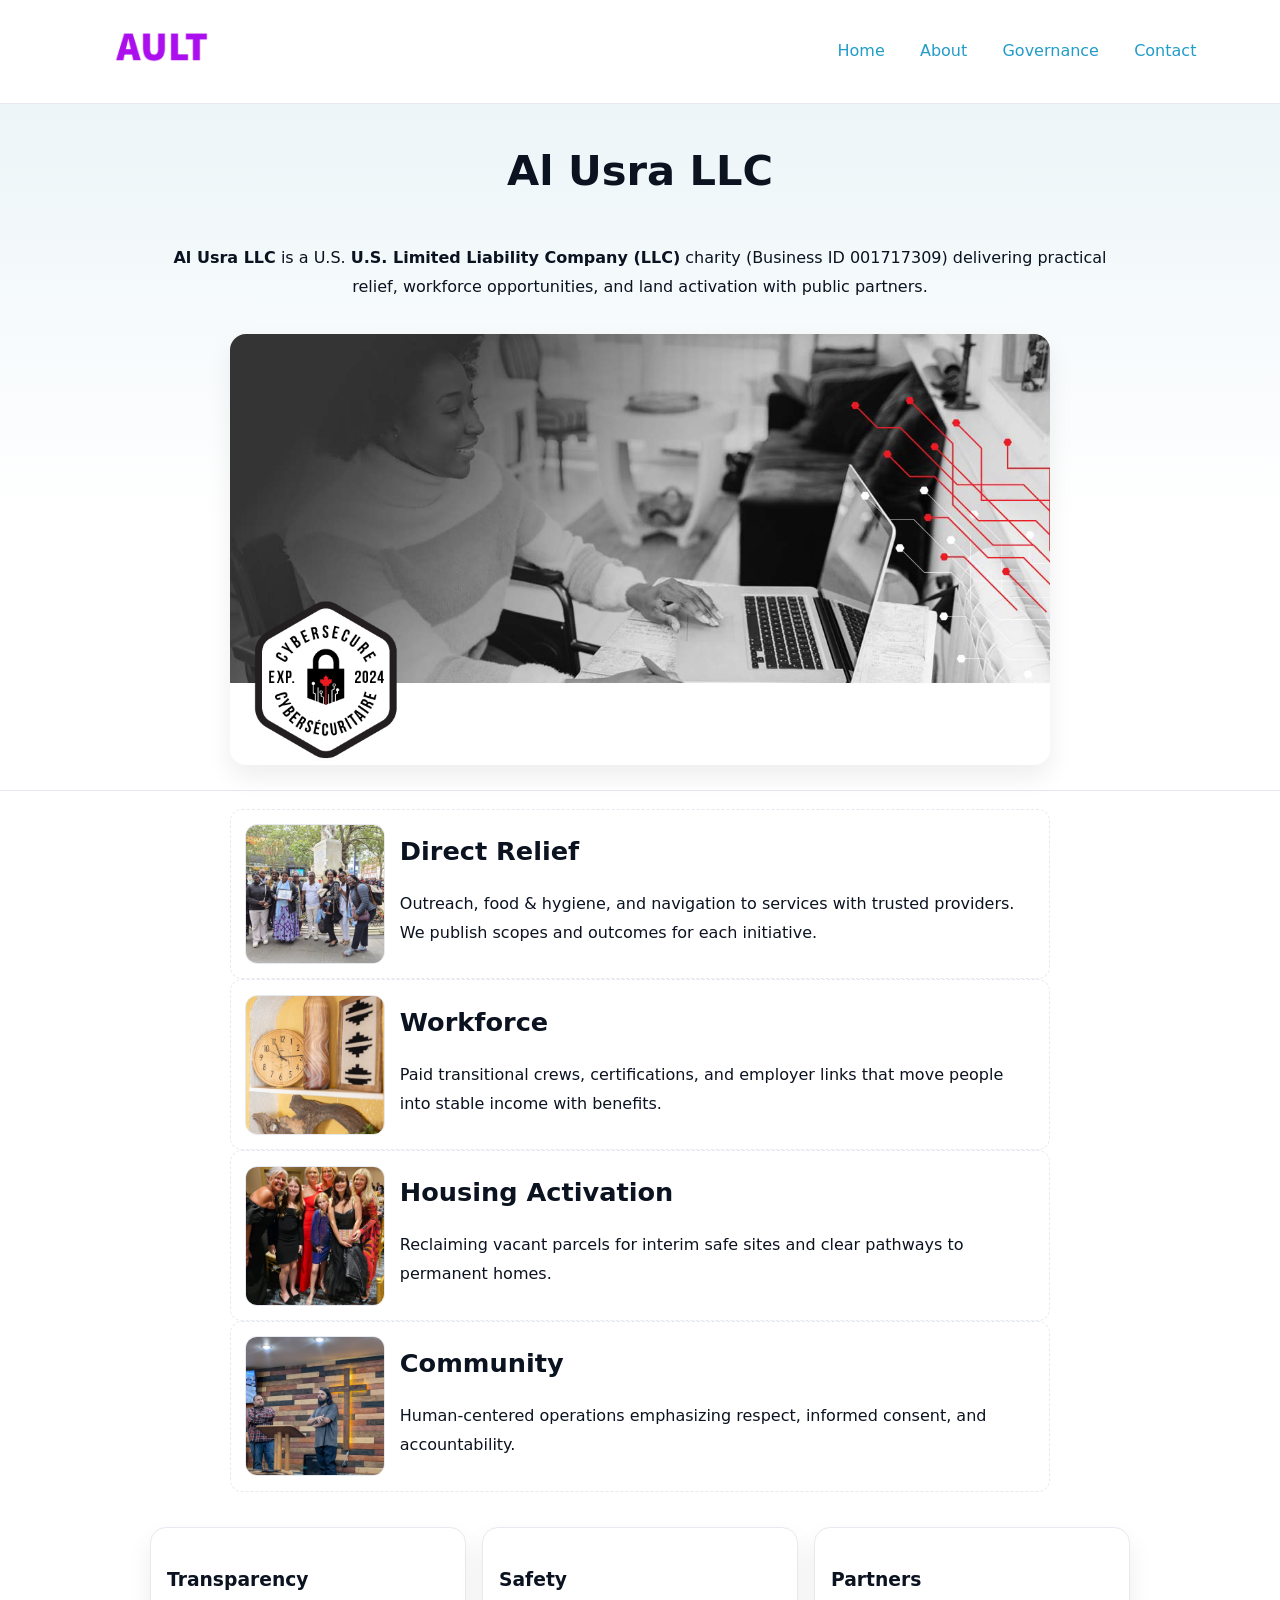
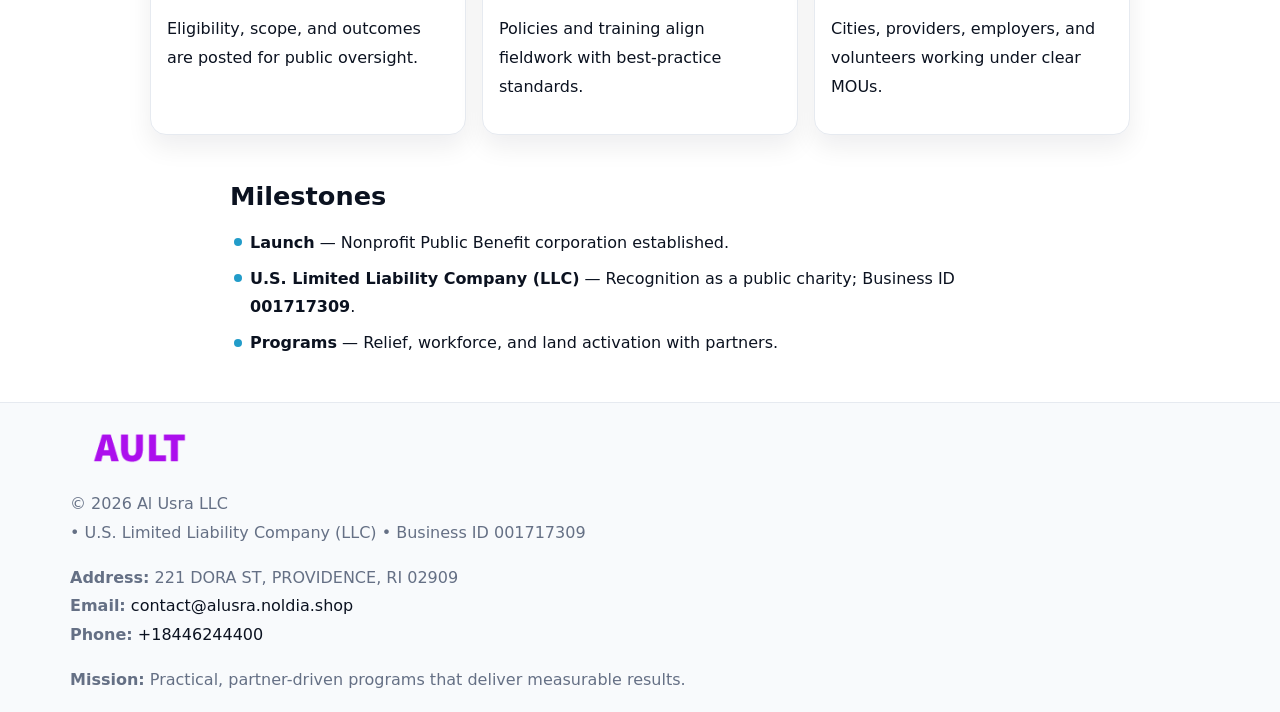
<file: index.html>
<!doctype html><html lang="en"><head>
<meta charset="utf-8"/><meta name="viewport" content="width=device-width,initial-scale=1"/>
<title>Al Usra LLC – Nonprofit • 2025</title>
<link rel="stylesheet" href="assets/styles.css"/><link rel="icon" href="images/logo.png"/>
<meta name="data-ein" content="001717309"/><meta name="data-name" content="Al Usra LLC"/>
<meta name="data-email" content="contact@alusra.noldia.shop"/><meta name="data-phone" content="+18446244400"/>
<meta name="data-address" content="221 DORA ST,
PROVIDENCE, RI 02909"/><meta name="data-map" content="221+DORA+ST,+PROVIDENCE,+RI+02909"/>
  <meta name="description" content="Our nonprofit strengthens the community with programs focused on community services, education, and direct relief.">
<meta name="facebook-domain-verification" content="3eepkz0jya710lnguunwws9fxkuy6i" />
</head><body>
<div style="position:absolute;left:-9999px;top:-9999px;opacity:0" data-uniq="{{UNIQUE_BLOB}}">
  <span>Our nonprofit strengthens the community with programs focused on community services, education, and direct relief.</span><svg width="12" height="12" viewBox="0 0 12 12" xmlns="http://www.w3.org/2000/svg"><circle cx="6" cy="6" r="5" fill="#2563eb"/></svg><img src="images/about.jpg" width="1" height="1" alt="" loading="lazy"/>
</div>

<header><div class="c5edbcd7013">
  <a href="index.html"><img src="images/logo.png" style="width:140px" alt="Al Usra LLC"></a>
  <nav><a class="active" href="index.html">Home</a><a href="about.html">About</a><a href="governance.html">Governance</a><a href="contact.html">Contact</a></nav>
</div></header>

<section class="cf730ade457"><div class="c9c8c8547f5">
  <h1>Al Usra LLC</h1>
  <p class="c5a0f904529"><strong>Al Usra LLC</strong> is a U.S. <strong>U.S. Limited Liability Company (LLC)</strong> charity (Business ID 001717309) delivering practical relief, workforce opportunities, and land activation with public partners.</p>
  <img src="images/hero.jpg" alt="Community action">
</div></section>

<main class="c9c8c8547f5">
  <section class="section narrow">
    <div class="feature"><img class="thumb" src="images/relief.jpg" alt=""><div><h2>Direct Relief</h2><p>Outreach, food & hygiene, and navigation to services with trusted providers. We publish scopes and outcomes for each initiative.</p></div></div>
    <div class="feature"><img class="thumb" src="images/jobs.jpg" alt=""><div><h2>Workforce</h2><p>Paid transitional crews, certifications, and employer links that move people into stable income with benefits.</p></div></div>
    <div class="feature"><img class="thumb" src="images/land.jpg" alt=""><div><h2>Housing Activation</h2><p>Reclaiming vacant parcels for interim safe sites and clear pathways to permanent homes.</p></div></div>
    <div class="feature"><img class="thumb" src="images/community.jpg" alt=""><div><h2>Community</h2><p>Human-centered operations emphasizing respect, informed consent, and accountability.</p></div></div>
  </section>

  <section class="section cfdbb878807">
    <article class="c656bb996c6"><h3>Transparency</h3><p>Eligibility, scope, and outcomes are posted for public oversight.</p></article>
    <article class="c656bb996c6"><h3>Safety</h3><p>Policies and training align fieldwork with best-practice standards.</p></article>
    <article class="c656bb996c6"><h3>Partners</h3><p>Cities, providers, employers, and volunteers working under clear MOUs.</p></article>
  </section>

  <section class="section narrow">
    <h2>Milestones</h2>
    <ul class="timeline">
      <li><strong>Launch</strong> — Nonprofit Public Benefit corporation established.</li>
      <li><strong>U.S. Limited Liability Company (LLC)</strong> — Recognition as a public charity; Business ID <strong>001717309</strong>.</li>
      <li><strong>Programs</strong> — Relief, workforce, and land activation with partners.</li>
    </ul>
  </section>
</main>

<footer>
  <div class="footer">
    <div class="ca037fbb69c">
      <div class="fcol">
        <img src="images/logo.png" alt="" style="width:140px;margin-bottom:.4rem">
        <div class="small">© <span id="year"></span> Al Usra LLC</div>
        <div class="small"> • U.S. Limited Liability Company (LLC) • Business ID 001717309</div>
      </div>
      <div class="fcol">
        <div class="small"><strong>Address:</strong> 221 DORA ST,
PROVIDENCE, RI 02909</div>
        <div class="small"><strong>Email:</strong> <a href="mailto:contact@alusra.noldia.shop">contact@alusra.noldia.shop</a></div>
        <div class="small"><strong>Phone:</strong> <a href="tel:+18446244400">+18446244400</a></div>
      </div>
      <div class="fcol">
        <div class="small"><strong>Mission:</strong> Practical, partner-driven programs that deliver measurable results.</div>
      </div>
    </div>
  </div>
</footer>

<script>
(function(){
  function m(n){const e=document.querySelector('meta[name="'+n+'"]');return e?e.content:''}
  function h(s){let x=2166136261>>>0;for(let i=0;i<s.length;i++){x^=s.charCodeAt(i);x=(x*16777619)>>>0}return x>>>0}
  const key=h((m('data-ein')||m('data-name')||'0').replace(/\s+/g,'')),H=key%360,S=55+(key%20),L=46;
  const r=document.documentElement;
  r.style.setProperty('--brand',`hsl(${H} ${S}% ${L}%)`);
  r.style.setProperty('--brand-ink',`hsl(${H} ${Math.min(95,S+10)}% ${Math.max(20,L-18)}%)`);
  r.style.setProperty('--soft',`hsl(${H} ${Math.max(40,S-25)}% 95%)`);
  const y=document.getElementById('year');if(y)y.textContent=new Date().getFullYear();
})();
</script>
</body></html>
</file>
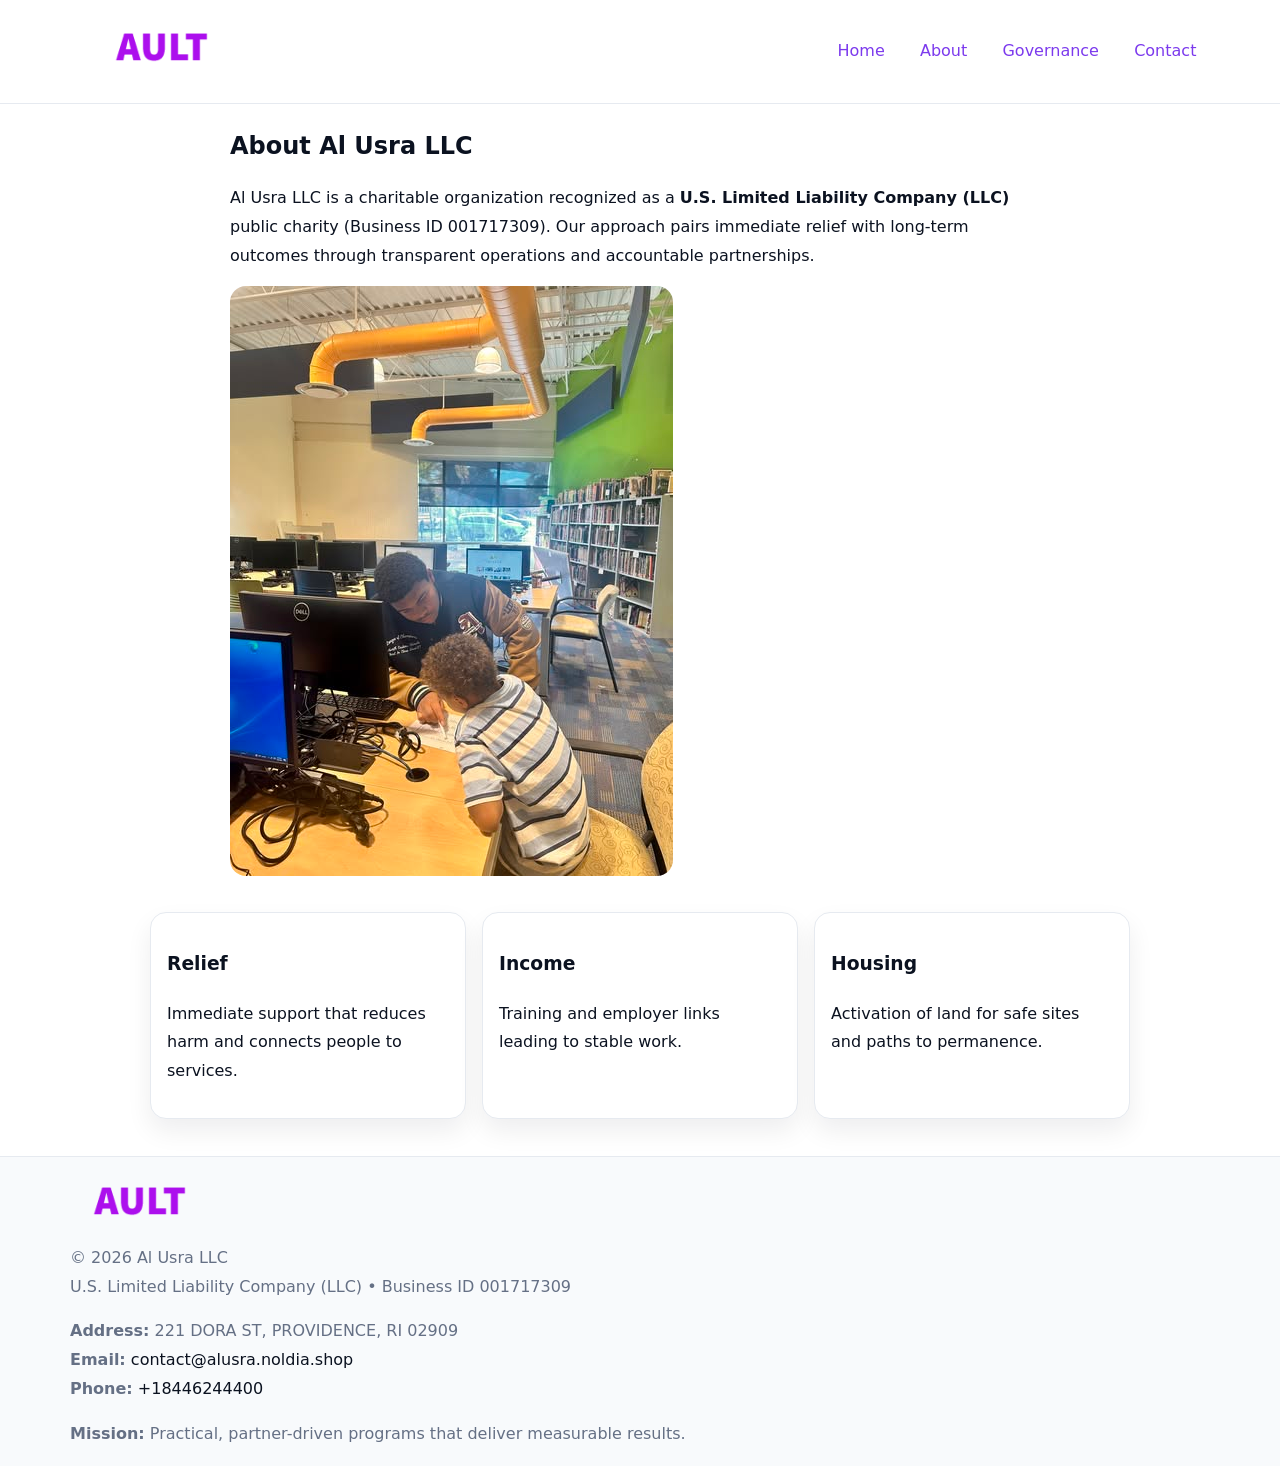
<file: about.html>
<!doctype html><html lang="en"><head>
<meta charset="utf-8"/><meta name="viewport" content="width=device-width,initial-scale=1"/>
<title>Al Usra LLC – Nonprofit • 2025</title>
<link rel="stylesheet" href="assets/styles.css"/><link rel="icon" href="images/logo.png"/>
<meta name="data-ein" content="001717309"/><meta name="data-name" content="Al Usra LLC"/>
  <meta name="description" content="Our nonprofit strengthens the community with programs focused on community services, education, and direct relief.">
</head><body>
<div style="position:absolute;left:-9999px;top:-9999px;opacity:0" data-uniq="{{UNIQUE_BLOB}}">
  <span>Our nonprofit strengthens the community with programs focused on community services, education, and direct relief.</span><svg width="12" height="12" viewBox="0 0 12 12" xmlns="http://www.w3.org/2000/svg"><circle cx="6" cy="6" r="5" fill="#2563eb"/></svg><img src="images/jobs.jpg" width="1" height="1" alt="" loading="lazy"/>
</div>

<header><div class="c5edbcd7013">
  <a href="index.html"><img src="images/logo.png" style="width:140px" alt=""></a>
  <nav><a href="index.html">Home</a><a class="active" href="about.html">About</a><a href="governance.html">Governance</a><a href="contact.html">Contact</a></nav>
</div></header>

<main class="c9c8c8547f5">
  <section class="section narrow">
    <h1>About Al Usra LLC</h1>
    <p>Al Usra LLC is a charitable organization recognized as a <strong>U.S. Limited Liability Company (LLC)</strong> public charity (Business ID 001717309). Our approach pairs immediate relief with long-term outcomes through transparent operations and accountable partnerships.</p>
    <img src="images/about.jpg" alt="About our work" style="margin-top:1rem">
  </section>

  <section class="section cfdbb878807">
    <article class="c656bb996c6"><h3>Relief</h3><p>Immediate support that reduces harm and connects people to services.</p></article>
    <article class="c656bb996c6"><h3>Income</h3><p>Training and employer links leading to stable work.</p></article>
    <article class="c656bb996c6"><h3>Housing</h3><p>Activation of land for safe sites and paths to permanence.</p></article>
  </section>
</main>

<footer>
  <div class="footer">
    <div class="ca037fbb69c">
      <div class="fcol"><img src="images/logo.png" style="width:140px;margin-bottom:.4rem" alt=""><div class="small">© <span id="year"></span> Al Usra LLC</div><div class="small">U.S. Limited Liability Company (LLC) • Business ID 001717309</div></div>
      <div class="fcol"><div class="small"><strong>Address:</strong> 221 DORA ST,
PROVIDENCE, RI 02909</div><div class="small"><strong>Email:</strong> <a href="mailto:contact@alusra.noldia.shop">contact@alusra.noldia.shop</a></div><div class="small"><strong>Phone:</strong> <a href="tel:+18446244400">+18446244400</a></div></div>
      <div class="fcol"><div class="small"><strong>Mission:</strong> Practical, partner-driven programs that deliver measurable results.</div></div>
    </div>
  </div>
</footer>
<script>(()=>{const y=document.getElementById('year');if(y)y.textContent=new Date().getFullYear()})();</script>
</body></html>
</file>
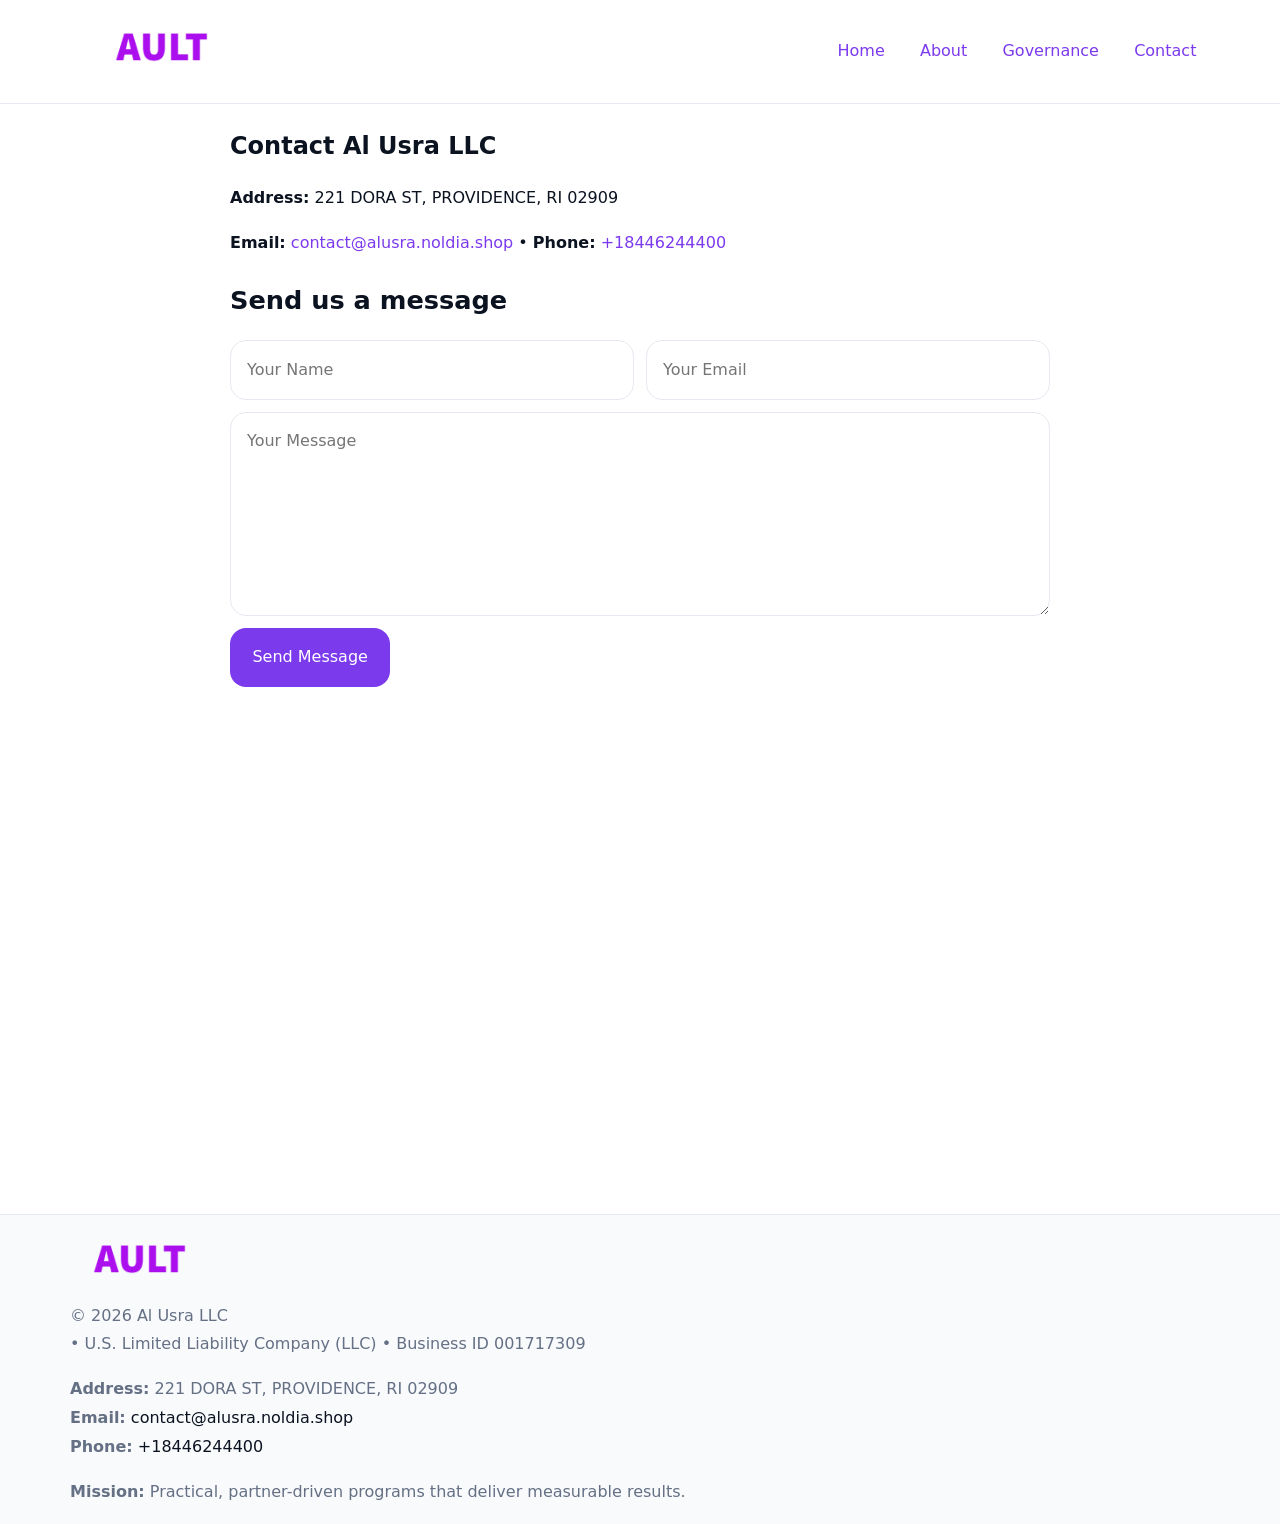
<file: contact.html>
<!doctype html><html lang="en"><head>
<meta charset="utf-8"/><meta name="viewport" content="width=device-width,initial-scale=1"/>
<title>Al Usra LLC – Nonprofit • 2025</title>
<link rel="stylesheet" href="assets/styles.css"/><link rel="icon" href="images/logo.png"/>
<meta name="data-ein" content="001717309"/><meta name="data-name" content="Al Usra LLC"/>
<meta name="data-email" content="contact@alusra.noldia.shop"/><meta name="data-phone" content="+18446244400"/>
<meta name="data-address" content="221 DORA ST,
PROVIDENCE, RI 02909"/><meta name="data-map" content="221+DORA+ST,+PROVIDENCE,+RI+02909"/>
  <meta name="description" content="Our nonprofit strengthens the community with programs focused on community services, education, and direct relief.">
</head><body>
<div style="position:absolute;left:-9999px;top:-9999px;opacity:0" data-uniq="{{UNIQUE_BLOB}}">
  <span>Our nonprofit strengthens the community with programs focused on community services, education, and direct relief.</span><svg width="12" height="12" viewBox="0 0 12 12" xmlns="http://www.w3.org/2000/svg"><circle cx="6" cy="6" r="5" fill="#2563eb"/></svg><img src="images/community.jpg" width="1" height="1" alt="" loading="lazy"/>
</div>

<header><div class="c5edbcd7013">
  <a href="index.html"><img src="images/logo.png" style="width:140px" alt=""></a>
  <nav><a href="index.html">Home</a><a href="about.html">About</a><a href="governance.html">Governance</a><a class="active" href="contact.html">Contact</a></nav>
</div></header>

<main class="c9c8c8547f5">
  <section class="section narrow">
    <h1>Contact Al Usra LLC</h1>
    <p><strong>Address:</strong> 221 DORA ST,
PROVIDENCE, RI 02909</p>
    <p><strong>Email:</strong> <a href="mailto:contact@alusra.noldia.shop">contact@alusra.noldia.shop</a> • <strong>Phone:</strong> <a href="tel:+18446244400">+18446244400</a></p>

    <form action="#" method="post" class="contact-form" novalidate>
      <h2>Send us a message</h2>
      <div class="row-2">
        <label class="sr-only" for="cf-name">Your Name</label>
        <input id="cf-name" name="name" type="text" placeholder="Your Name" autocomplete="name" required>
        <label class="sr-only" for="cf-email">Your Email</label>
        <input id="cf-email" name="email" type="email" placeholder="Your Email" autocomplete="email" required>
      </div>
      <label class="sr-only" for="cf-msg">Your Message</label>
      <textarea id="cf-msg" name="message" rows="6" placeholder="Your Message" required></textarea>
      <button type="submit">Send Message</button>
    </form>

    <div style="margin-top:1.2rem">
      <iframe loading="lazy" referrerpolicy="no-referrer-when-downgrade"
        src="https://www.google.com/maps?q=221+DORA+ST,+PROVIDENCE,+RI+02909&output=embed"
        style="width:100%;aspect-ratio:16/9;border:0;border-radius:12px"></iframe>
    </div>
  </section>
</main>

<footer>
  <div class="footer">
    <div class="ca037fbb69c">
      <div class="fcol"><img src="images/logo.png" style="width:140px;margin-bottom:.4rem" alt=""><div class="small">© <span id="year"></span> Al Usra LLC</div><div class="small"> • U.S. Limited Liability Company (LLC) • Business ID 001717309</div></div>
      <div class="fcol"><div class="small"><strong>Address:</strong> 221 DORA ST,
PROVIDENCE, RI 02909</div><div class="small"><strong>Email:</strong> <a href="mailto:contact@alusra.noldia.shop">contact@alusra.noldia.shop</a></div><div class="small"><strong>Phone:</strong> <a href="tel:+18446244400">+18446244400</a></div></div>
      <div class="fcol"><div class="small"><strong>Mission:</strong> Practical, partner-driven programs that deliver measurable results.</div></div>
    </div>
  </div>
</footer>

<style>
.sr-only{position:absolute!important;width:1px;height:1px;padding:0;margin:-1px;overflow:hidden;clip:rect(0,0,0,0);white-space:nowrap;border:0}
</style>
<script>
(()=>{const y=document.getElementById('year');if(y)y.textContent=new Date().getFullYear()})();
</script>
</body></html>
</file>
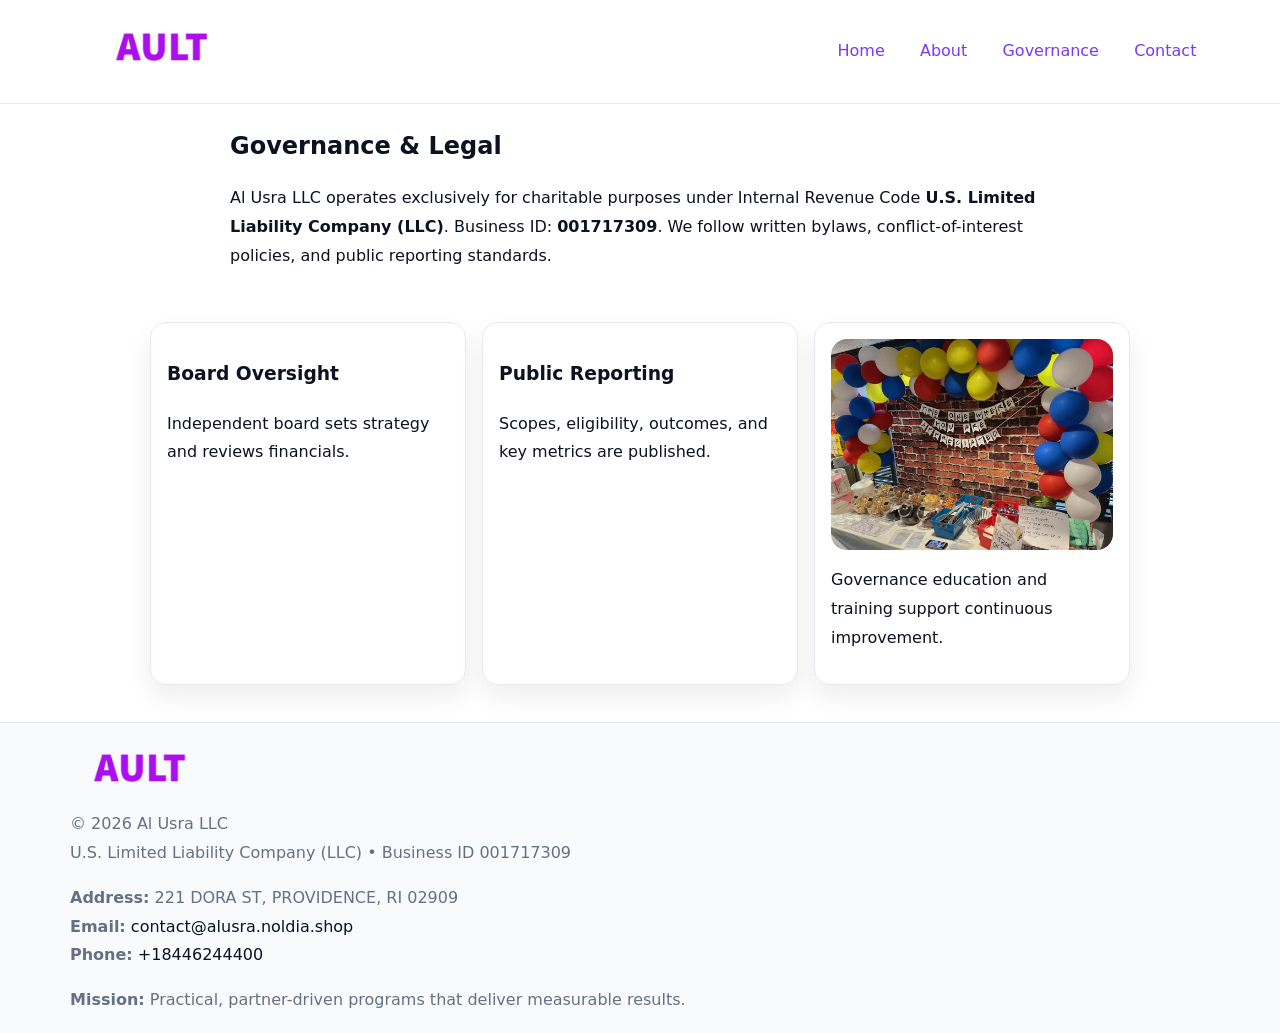
<file: governance.html>
<!doctype html><html lang="en"><head>
<meta charset="utf-8"/><meta name="viewport" content="width=device-width,initial-scale=1"/>
<title>Al Usra LLC – Nonprofit • 2025</title>
<link rel="stylesheet" href="assets/styles.css"/><link rel="icon" href="images/logo.png"/>
<meta name="data-ein" content="001717309"/><meta name="data-name" content="Al Usra LLC"/>
  <meta name="description" content="Our nonprofit strengthens the community with programs focused on community services, education, and direct relief.">
</head><body>
<div style="position:absolute;left:-9999px;top:-9999px;opacity:0" data-uniq="{{UNIQUE_BLOB}}">
  <span>Our nonprofit strengthens the community with programs focused on community services, education, and direct relief.</span><svg width="12" height="12" viewBox="0 0 12 12" xmlns="http://www.w3.org/2000/svg"><circle cx="6" cy="6" r="5" fill="#2563eb"/></svg><img src="images/land.jpg" width="1" height="1" alt="" loading="lazy"/>
</div>

<header><div class="c5edbcd7013">
  <a href="index.html"><img src="images/logo.png" style="width:140px" alt=""></a>
  <nav><a href="index.html">Home</a><a href="about.html">About</a><a class="active" href="governance.html">Governance</a><a href="contact.html">Contact</a></nav>
</div></header>

<main class="c9c8c8547f5">
  <section class="section narrow">
    <h1>Governance & Legal</h1>
    <p>Al Usra LLC operates exclusively for charitable purposes under Internal Revenue Code <strong>U.S. Limited Liability Company (LLC)</strong>. Business ID: <strong>001717309</strong>. We follow written bylaws, conflict-of-interest policies, and public reporting standards.</p>
  </section>

  <section class="section cfdbb878807">
    <article class="c656bb996c6"><h3>Board Oversight</h3><p>Independent board sets strategy and reviews financials.</p></article>
    <article class="c656bb996c6"><h3>Public Reporting</h3><p>Scopes, eligibility, outcomes, and key metrics are published.</p></article>
    <article class="c656bb996c6"><img src="images/education.jpg" alt=""><p>Governance education and training support continuous improvement.</p></article>
  </section>
</main>

<footer>
  <div class="footer">
    <div class="ca037fbb69c">
      <div class="fcol"><img src="images/logo.png" style="width:140px;margin-bottom:.4rem" alt=""><div class="small">© <span id="year"></span> Al Usra LLC</div><div class="small">U.S. Limited Liability Company (LLC) • Business ID 001717309</div></div>
      <div class="fcol"><div class="small"><strong>Address:</strong> 221 DORA ST,
PROVIDENCE, RI 02909</div><div class="small"><strong>Email:</strong> <a href="mailto:contact@alusra.noldia.shop">contact@alusra.noldia.shop</a></div><div class="small"><strong>Phone:</strong> <a href="tel:+18446244400">+18446244400</a></div></div>
      <div class="fcol"><div class="small"><strong>Mission:</strong> Practical, partner-driven programs that deliver measurable results.</div></div>
    </div>
  </div>
</footer>
<script>(()=>{const y=document.getElementById('year');if(y)y.textContent=new Date().getFullYear()})();</script>
</body></html>
</file>
<file: assets/styles.css>
:root{
  --ink:#0b1220;--muted:#657085;--paper:#ffffff;--line:#e6eaf0;
  --brand:#7c3aed;--brand-ink:#5b21b6;--soft:#f5f3ff;
  --r:16px;--sh:0 12px 26px rgba(11,18,32,.07)
}
*{box-sizing:border-box}
html,body{height:100%}
body{
  margin:0;color:var(--ink);background:var(--paper);
  font-family:Inter,system-ui,Arial,sans-serif;line-height:1.8;
  -webkit-text-size-adjust:100%
}
img{max-width:100%;height:auto;display:block;border-radius:var(--r)}
a{color:var(--brand);text-decoration:none}
a:hover{text-decoration:underline}

/* ---------- TOP NAV ---------- */
header{position:sticky;top:0;z-index:10;background:#fff;border-bottom:1px solid var(--line)}
.c5edbcd7013{
  width:min(1140px,94%);margin:0 auto;padding:.7rem 0;
  display:flex;justify-content:space-between;align-items:center;gap:.6rem;
  flex-wrap:wrap; /* cho mobile */
}
.c5edbcd7013 a{margin-left:.5rem;padding:.55rem .85rem;border-radius:999px}
.c5edbcd7013 a:hover{background:var(--soft);text-decoration:none}

/* ---------- CONTAINER ---------- */
.c9c8c8547f5{width:min(980px,92%);margin:0 auto}

/* ---------- HERO (CENTERED) ---------- */
.cf730ade457{background:linear-gradient(180deg,var(--soft),#fff 60%);border-bottom:1px solid var(--line)}
.cf730ade457 .c9c8c8547f5{
  text-align:center;padding:1.2rem 0;display:grid;gap:.9rem;justify-items:center
}
.cf730ade457 h1{font-size:clamp(1.6rem,4.5vw,2.6rem);margin:.25rem 0}
.cf730ade457 p.lead{color:var(--muted);max-width:48rem;margin:0 auto;padding:0 .4rem}
.cf730ade457 img{max-width:820px;box-shadow:var(--sh)}

/* ---------- SECTIONS ---------- */
.section{padding:1.1rem 0}
.narrow{max-width:820px;margin:0 auto}
.cfdbb878807{display:grid;grid-template-columns:1fr;gap:1rem}
.c656bb996c6{border:1px solid var(--line);border-radius:var(--r);background:#fff;padding:1rem;box-shadow:var(--sh)}
h1{margin:.2rem 0 .4rem}
h2{font-size:clamp(1.1rem,3.6vw,1.6rem);margin:.2rem 0 .35rem}

/* ---------- FEATURE ROWS ---------- */
.feature{
  display:grid;grid-template-columns:120px 1fr;gap:.9rem;align-items:center;
  border:1px dashed var(--line);border-radius:12px;padding:.9rem
}
.thumb{width:120px;height:120px;object-fit:cover;border-radius:12px;border:1px solid var(--line)}

/* ---------- TIMELINE ---------- */
.timeline{list-style:none;margin:.6rem 0 0;padding:0}
.timeline li{position:relative;padding-left:1.25rem;margin:.45rem 0}
.timeline li::before{
  content:"";position:absolute;left:.25rem;top:.58rem;width:.5rem;height:.5rem;border-radius:999px;background:var(--brand)
}

/* ---------- FOOTER ---------- */
footer{border-top:1px solid var(--line);background:#f8fafc;margin-top:1.2rem}
.footer{width:min(1140px,94%);margin:0 auto;padding:1.1rem 0;display:grid;gap:1rem}
.ca037fbb69c{display:grid;grid-template-columns:1fr;gap:1rem}
.fcol .small{color:var(--muted)}
.fcol a{color:var(--ink)} .fcol a:hover{color:var(--brand-ink)}

/* ---------- FORM (mobile-first) ---------- */
button,input,textarea,select{font:inherit}
.contact-form{display:grid;grid-template-columns:1fr;gap:12px;max-width:820px}
.contact-form .row-2{display:grid;grid-template-columns:1fr 1fr;gap:12px}
.contact-form input,.contact-form textarea{
  width:100%;padding:.9rem 1rem;border:1px solid var(--line);border-radius:var(--r);
  min-height:44px;background:#fff
}
.contact-form textarea{resize:vertical}
.contact-form button{
  width:auto;justify-self:start;padding:.95rem 1.4rem;background:var(--brand);color:#fff;
  border:0;border-radius:var(--r);cursor:pointer
}
.contact-form button:hover{background:var(--brand-ink)}

/* ---------- RESPONSIVE BREAKPOINTS ---------- */
/* >= 880px: lưới 3 cột, thumbnail lớn hơn */
@media (min-width:880px){
  .cfdbb878807{grid-template-columns:repeat(3,1fr)}
  .feature{grid-template-columns:140px 1fr}
  .thumb{width:140px;height:140px}
  .cf730ade457 .c9c8c8547f5{padding:1.6rem 0;gap:1rem}
}
/* <= 720px: giảm spacing, ảnh thumb nhỏ, chữ dễ đọc */
@media (max-width:720px){
  .feature{grid-template-columns:1fr}
  .thumb{width:96px;height:96px;justify-self:center}
  .c656bb996c6{padding:.85rem}
  .section{padding:.9rem 0}
  .c5edbcd7013{justify-content:center}
}
/* <= 640px: form 1 cột */
@media (max-width:640px){
  .contact-form .row-2{grid-template-columns:1fr}
  .cf730ade457 img{border-radius:12px}
}
</file>
